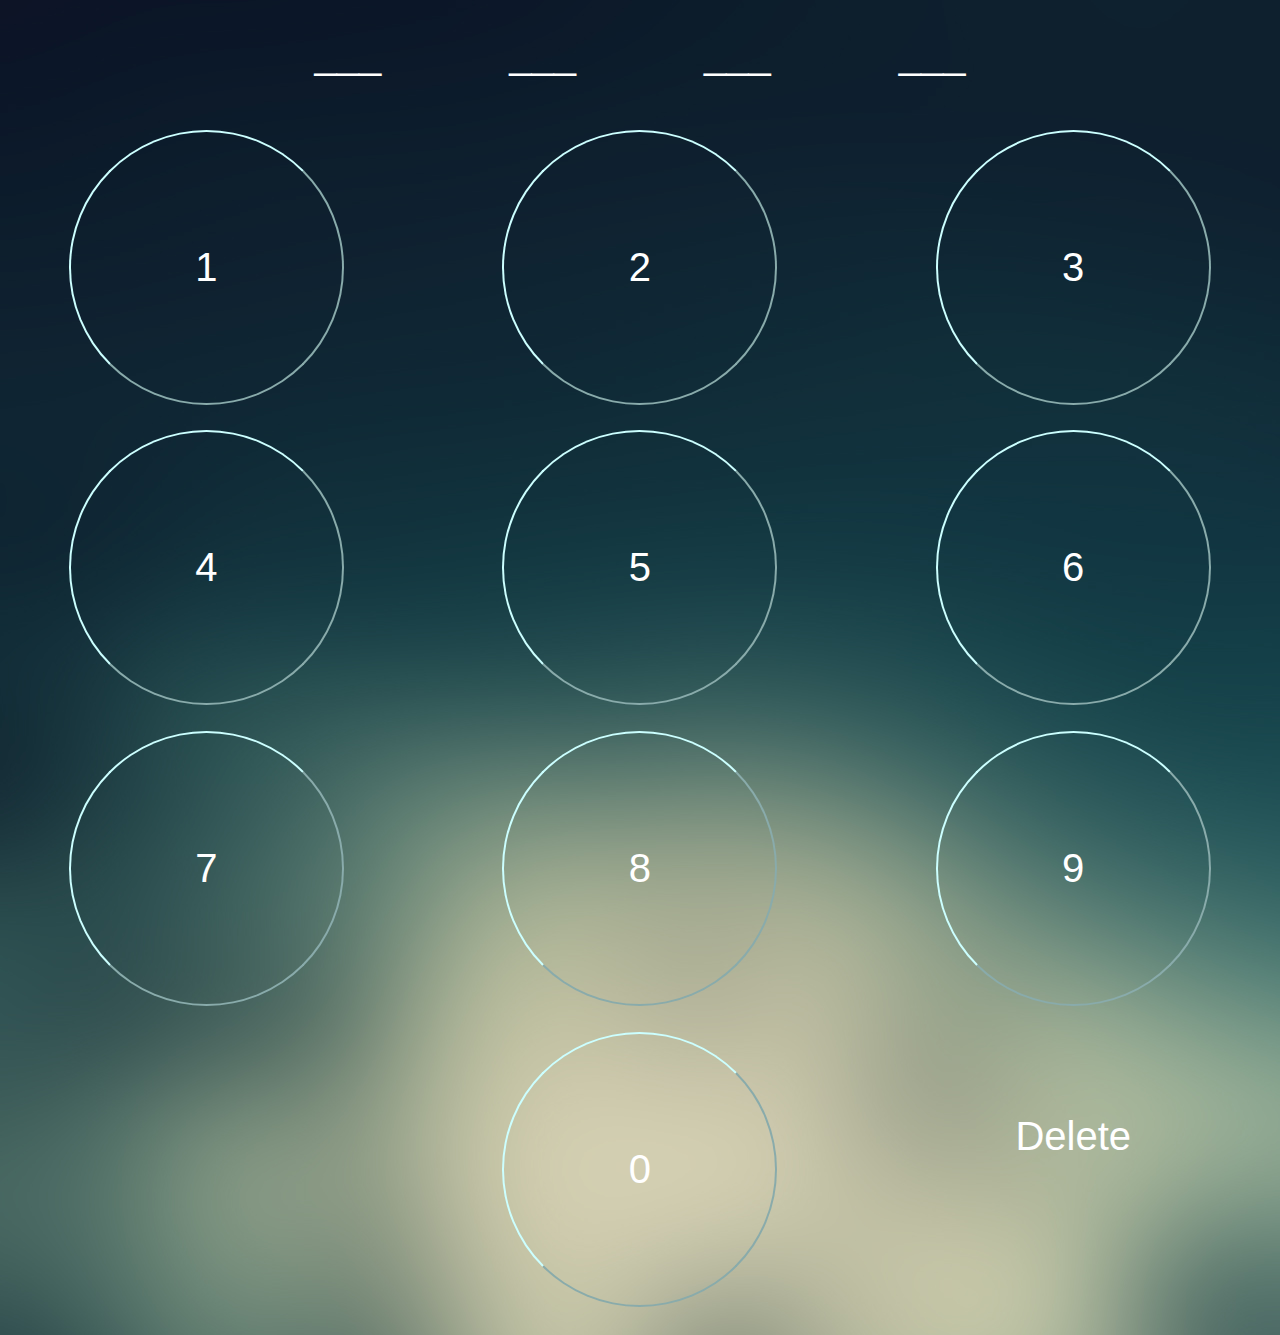
<file: index.html>
<html>
    <head>
        <title>Keystroke Dyanmics</title>
        <link rel="stylesheet" href="css/main_style.css">
        <meta name="viewport" content="user-scalable=0">
        <script src="https://ajax.googleapis.com/ajax/libs/jquery/1.11.2/jquery.min.js"></script>  
        <!-- Change below line to <script src='js/script.js'></script> after testing -->
        <script src='js/androidscript.js'></script>                                                    
        <script type='application/javascript' src='js/fastclick-master/lib/fastclick.js'></script>
        <script src='https://raw.github.com/x1024/jquery-fastbutton/master/bin/fastbutton.js'></script>
        <script src="https://www.parsecdn.com/js/parse-1.3.5.min.js"></script>
        <!-- For testing only -->
        <script src="http://jsconsole.com/remote.js?cdskeydynamics"></script>
        
    </head>
    <body class='use-fastclick'>
        <div id="input_message">
            <p id="passcode_message"></p>
        </div>
        <div id="input_circles">
            <ul>
                <li> ___
                <li> ___
                <li> ___
                <li> ___
            </ul>
        </div>
        <div id="keypad">
            <form id="passcode" method="post">
            <div class="section group">
                <div class="col span_1_of_3">
                    <input type="button" class="number" value="1" id="key1"/>
                </div>
                <div class="col span_1_of_3">
                    <input type="button" class="number" value="2" id="key2"/>
                </div>
                <div class="col span_1_of_3">
                    <input type="button" class="number" value="3" id="key3"/>
                </div>
            </div>
            <div class="section group">
                <div class="col span_1_of_3">
                    <input type="button" class="number" value="4" id="key4"/>
                </div>
                <div class="col span_1_of_3">
                    <input type="button" class="number" value="5" id="key5"/>
                </div>
                <div class="col span_1_of_3">
                    <input type="button" class="number" value="6" id="key6"/>
                </div>
            </div>
            <div class="section group">
                <div class="col span_1_of_3">
                    <input type="button" class="number" value="7" id="key7"/>
                </div>
                <div class="col span_1_of_3">
                    <input type="button" class="number" value="8" id="key8"/>
                </div>
                <div class="col span_1_of_3">
                    <input type="button" class="number" value="9" id="key9"/>
                </div>
            </div>
            <div class="section group">
                <div class="col span_1_of_3">
                    <p id="successMsg"></p>
                </div>
                <div class="col span_1_of_3">
                    <input type="button" class="number" value="0" id="key0"/>
                </div>
                <div class="col span_1_of_3">
                    <button type="button" id="backspace"/>Delete</button>
                </div>
            </div>
            </form>
        </div>
    </body>
</html>
</file>
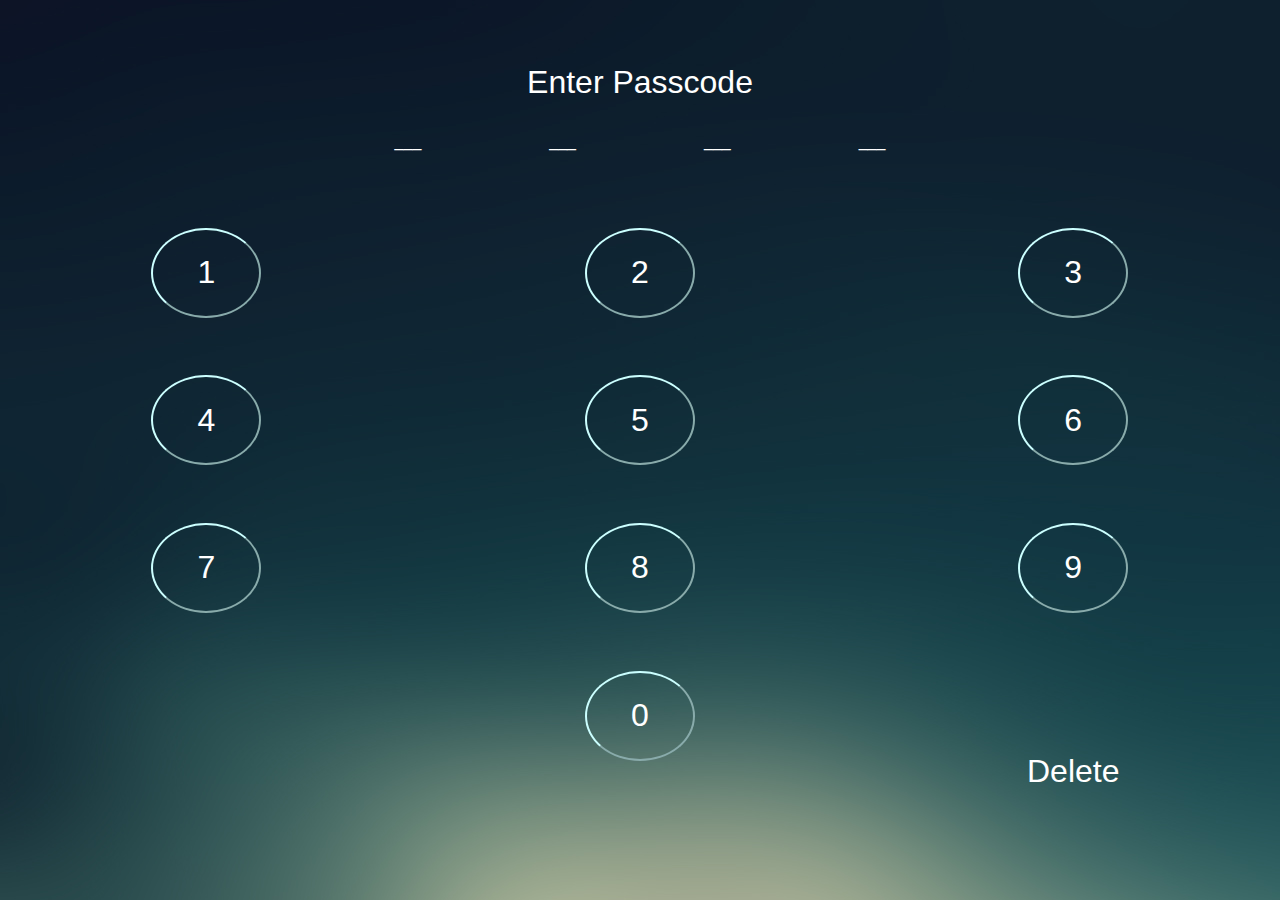
<file: img/index.html>
<html>
    <head>
        <title>Keystroke Dyanmics</title>
        <link rel="stylesheet" href="css/main_style.css">
        <link href='http://fonts.googleapis.com/css?family=Nunito:400,700' rel='stylesheet' type='text/css'>
        <script src="https://ajax.googleapis.com/ajax/libs/jquery/1.11.2/jquery.min.js"></script>
        <script src='js/script.js'></script>
    </head>
    <body>
        <div id="input_message">
            <p>Enter Passcode</p>
        </div>
        <div id="input_circles">
            <ul>
                <li> ___
                <li> ___
                <li> ___
                <li> ___
            </ul>
        </div>
        <div id="keypad">
            <div class="section group">
                <form id="passcode" method="post">
                <div class="col span_1_of_3">
                    <input type="submit" class="button" value="1" />
                </div>
                <div class="col span_1_of_3">
                    <input type="submit" class="button" value="2" />
                </div>
                <div class="col span_1_of_3">
                    <input type="submit" class="button" value="3" />
                </div>
            </div>
            <div class="section group">
                <div class="col span_1_of_3">
                    <input type="submit" class="button" value="4" />
                </div>
                <div class="col span_1_of_3">
                    <input type="submit" class="button" value="5" />
                </div>
                <div class="col span_1_of_3">
                    <input type="submit" class="button" value="6" />
                </div>
            </div>
            <div class="section group">
                <div class="col span_1_of_3">
                    <input type="submit" class="button" value="7" />
                </div>
                <div class="col span_1_of_3">
                    <input type="submit" class="button" value="8" />
                </div>
                <div class="col span_1_of_3">
                    <input type="submit" class="button" value="9" />
                </div>
            </div>
            <div class="section group">
                <div class="col span_1_of_3">
                    <p id="successMsg"></p>
                </div>
                <div class="col span_1_of_3">
                    <input type="submit" class="button" value="0"/>
                </div>
                <div class="col span_1_of_3">
                    <button type="button" id="backspace"/>Delete</button>
                </div>
                </form>
            </div>
        </div>
    </body>
</html>
</file>
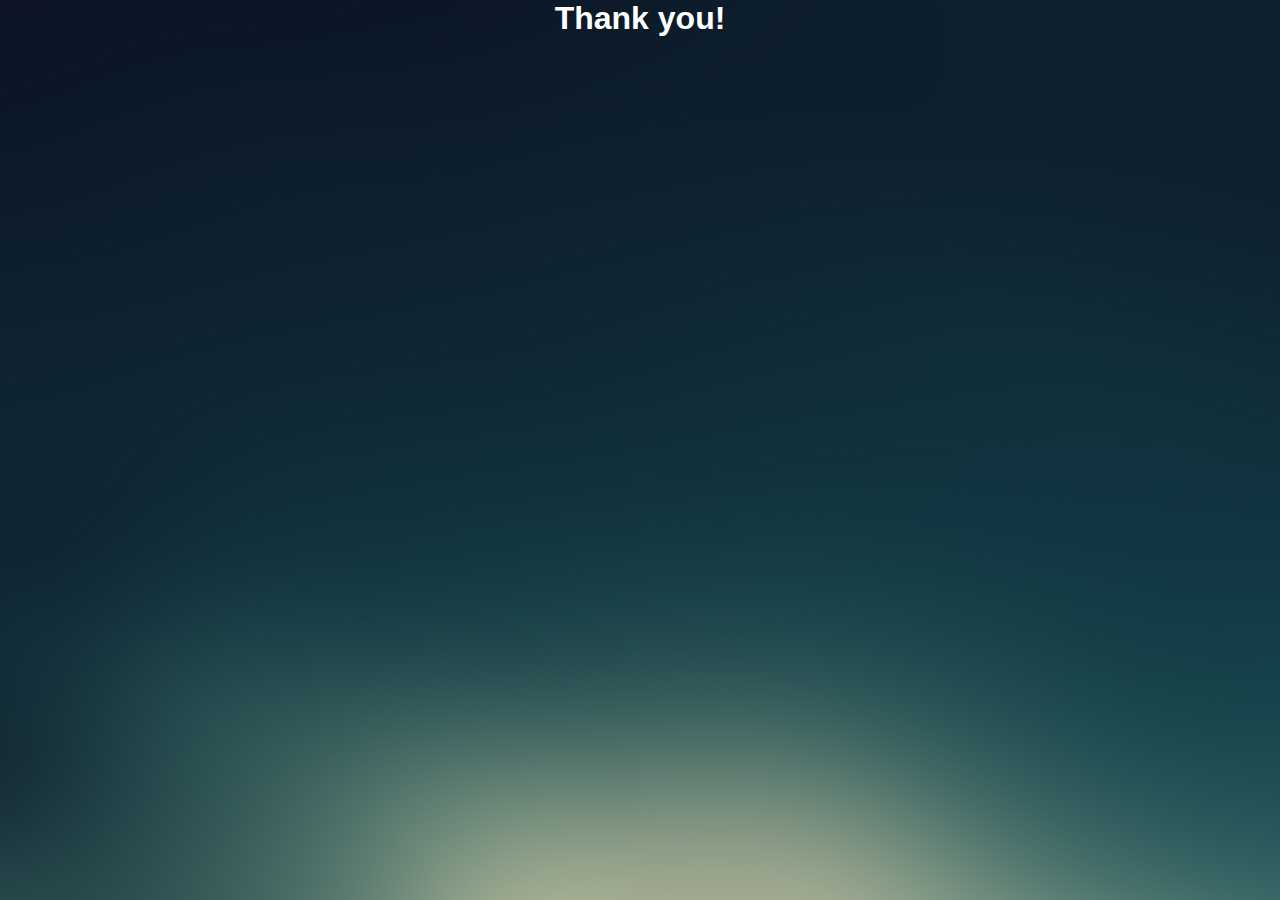
<file: thanks.html>
<html>
    <head>
        <title>Keystroke Dyanmics</title>
        <link rel="stylesheet" href="css/main_style.css">
        <meta name="viewport" content="user-scalable=0">
    </head>
    <body>
        <h1 align = 'center'>Thank you!<h1>
    </body>
</html>
</file>
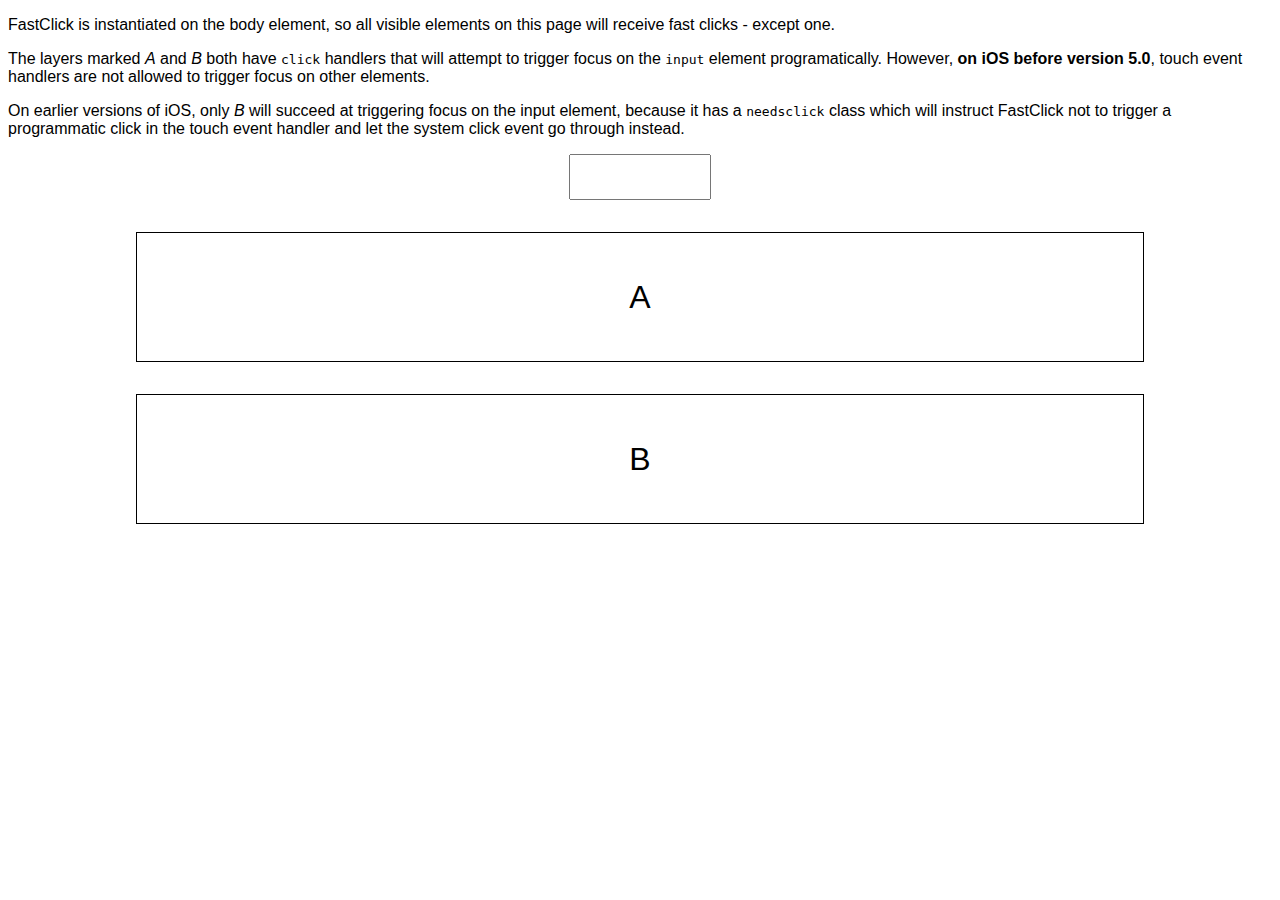
<file: js/fastclick-master/examples/focus.html>
<!DOCTYPE html> 
<html> 
<head> 
<meta name="viewport" content="width=device-width, initial-scale=1"> 
<style type="text/css"> 
	p, .test { font-family: sans-serif; }
	.test { margin: 1em 4em; line-height: 4em; border: 1px solid black; font-size: 2em; text-align: center; }
	input { height: 3em; width: 10em; margin: 1em auto; display: block; }

	/* Disable certain interactions on touch devices */
	body { -webkit-touch-callout: none; -webkit-text-size-adjust: none; -webkit-user-select: none; -webkit-highlight: none; -webkit-tap-highlight-color: rgba(0,0,0,0); }
</style> 
<script type="application/javascript" src="../lib/fastclick.js"></script> 
<script type="application/javascript">
	window.addEventListener('load', function() {
		var textInput = document.querySelector('input');

		FastClick.attach(document.body);
		Array.prototype.forEach.call(document.getElementsByClassName('test'), function(testEl) {
			testEl.addEventListener('click', function() {
				textInput.focus();
			}, false)
		});
	}, false);
</script> 
</head> 
<body> 
	<p>FastClick is instantiated on the body element, so all visible elements on this page will receive fast clicks - except one.</p> 
	<p>The layers marked <var>A</var> and <var>B</var> both have <code>click</code> handlers that will attempt to trigger focus on the <code>input</code> element programatically. However, <strong>on iOS before version 5.0</strong>, touch event handlers are not allowed to trigger focus on other elements.</p> 
	<p>On earlier versions of iOS, only <var>B</var> will succeed at triggering focus on the input element, because it has a <code>needsclick</code> class which will instruct FastClick not to trigger a programmatic click in the touch event handler and let the system click event go through instead.</p> 
	<div>
		<input type="text">
		<div class="test">A</div> 
		<div class="test needsclick">B</div> 
	</div>
</body> 
</html>
</file>
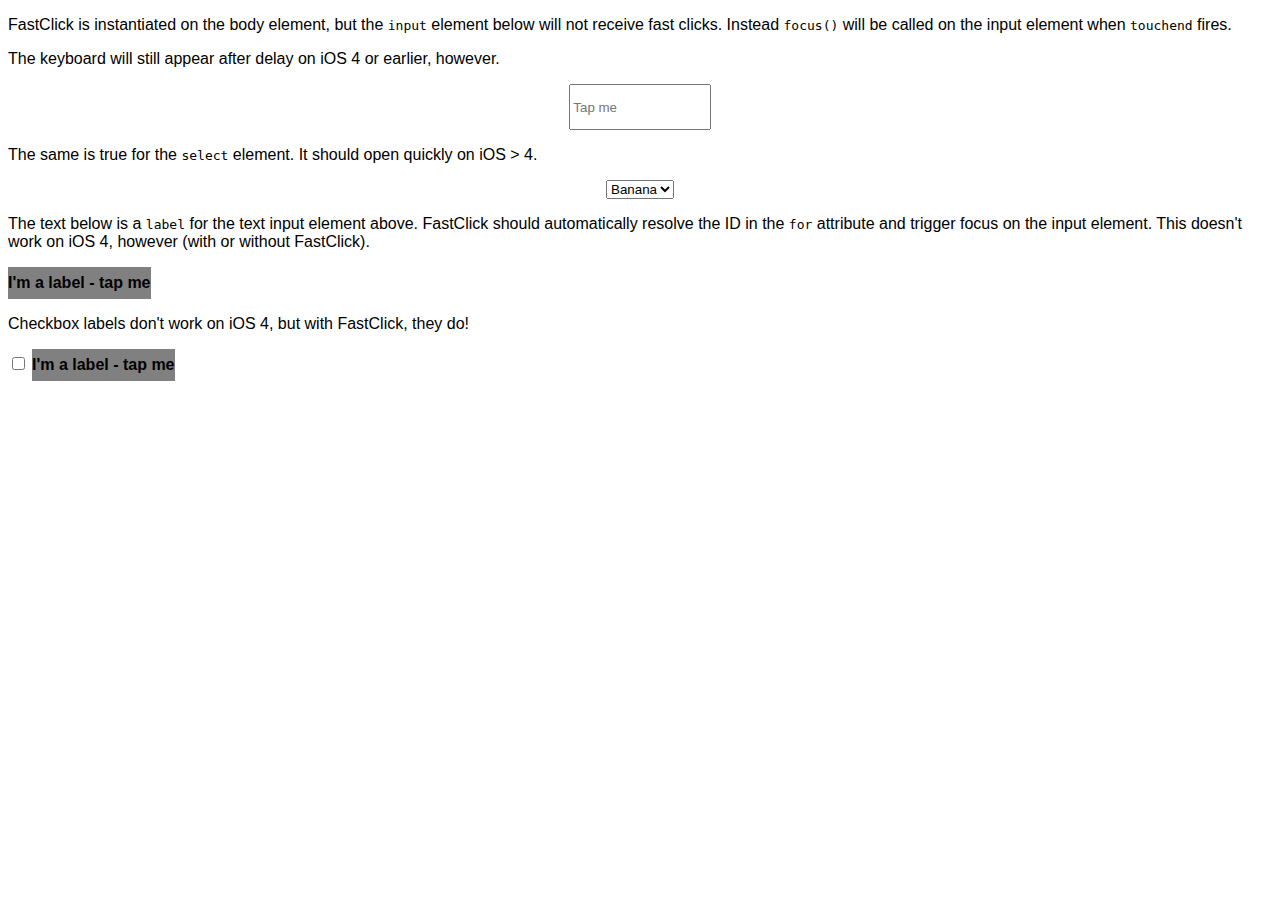
<file: js/fastclick-master/examples/input.html>
<!DOCTYPE html> 
<html> 
<head> 
<meta name="viewport" content="width=device-width, initial-scale=1"> 
<style type="text/css"> 
	p, label { font-family: sans-serif; }
	.test { text-align: center; }
	input[type=text] { height: 3em; width: 10em; }
	label { display: block; background: gray; line-height: 2em; display: inline-block; font-weight: bold; }

	/* Disable certain interactions on touch devices */
	body { -webkit-touch-callout: none; -webkit-text-size-adjust: none; -webkit-user-select: none; -webkit-highlight: none; -webkit-tap-highlight-color: rgba(0,0,0,0); }
</style> 
<script type="application/javascript" src="../lib/fastclick.js"></script> 
<script type="application/javascript">
	window.addEventListener('load', function () {
		FastClick.attach(document.body);
	}, false);
</script> 
</head> 
<body> 
	<p>FastClick is instantiated on the body element, but the <code>input</code> element below will not receive fast clicks. Instead <code>focus()</code> will be called on the input element when <code>touchend</code> fires.</p>
	<p>The keyboard will still appear after delay on iOS 4 or earlier, however.</p>
	<div class="test">
		<input type="text" id="tap-me" placeholder="Tap me">
	</div>
	<p>The same is true for the <code>select</code> element. It should open quickly on iOS > 4.</p>
	<div class="test">
		<select>
			<option>Banana</option>
			<option>Apple</option>
		</select>
	</div>
	<p>The text below is a <code>label</code> for the text input element above. FastClick should automatically resolve the ID in the <code>for</code> attribute and trigger focus on the input element. This doesn't work on iOS 4, however (with or without FastClick).</p>
	<label for="tap-me">I'm a label - tap me</label>
	<p>Checkbox labels don't work on iOS 4, but with FastClick, they do!</p>
	<input type="checkbox" id="check-me" /> <label for="check-me">I'm a label - tap me</label>
</body> 
</html>
</file>
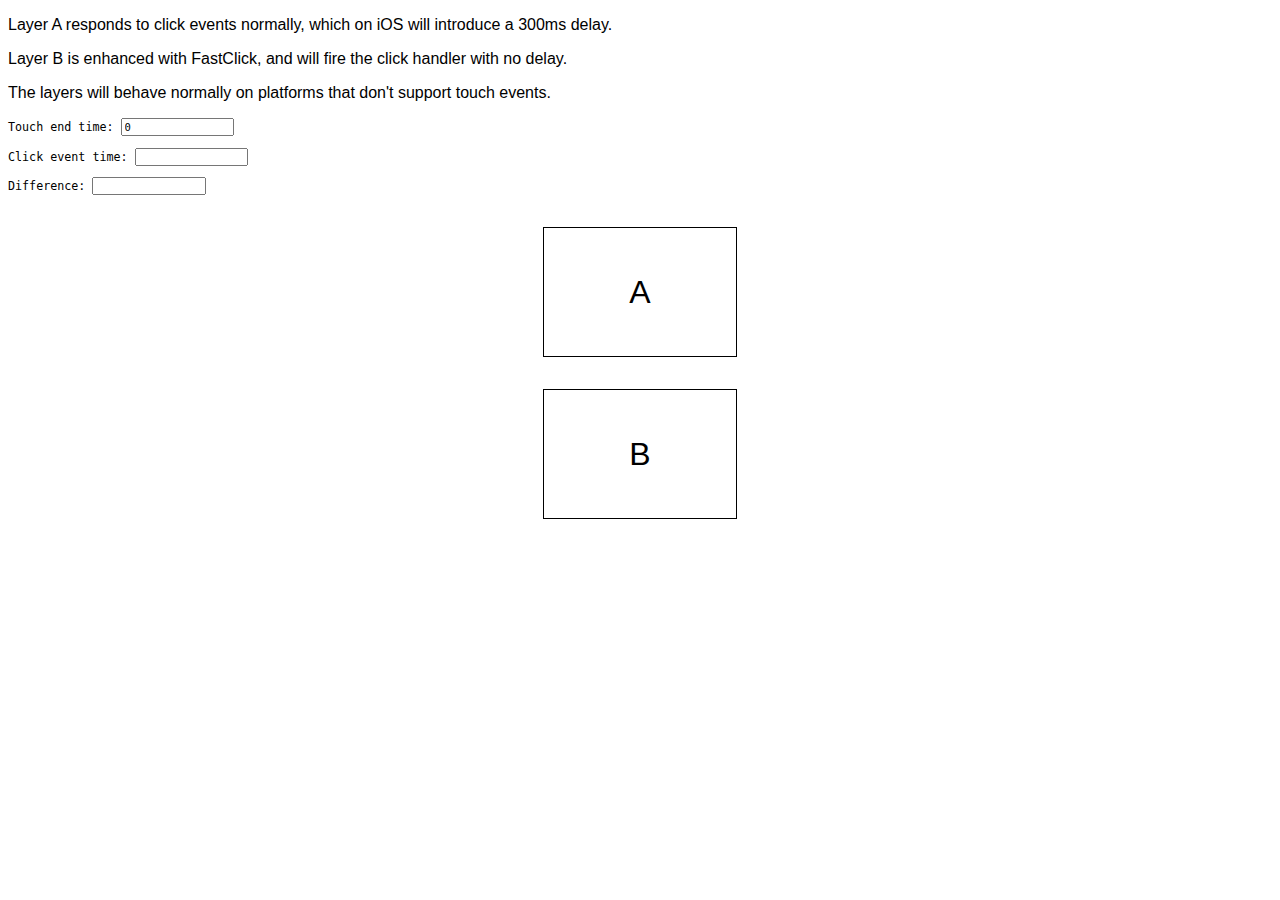
<file: js/fastclick-master/examples/layer.html>
<!DOCTYPE html>
<html>
<head>
<meta name="viewport" content="width=device-width, initial-scale=1">
<style type="text/css">
	p, .test { font-family: sans-serif; }
	.test { margin: 1em auto; width: 6em; line-height: 4em; border: 1px solid black; font-size: 2em; text-align: center; }
	.stats, .stats input { font-family: monospace; font-size: 0.9em; }
	input { width: 10em; }

	/* Disable certain interactions on touch devices */
	body { -webkit-touch-callout: none; -webkit-text-size-adjust: none; -webkit-user-select: none; -webkit-highlight: none; -webkit-tap-highlight-color: rgba(0,0,0,0); }
</style>
<script type="application/javascript" src="../lib/fastclick.js"></script>
<script type="application/javascript">
	window.addEventListener('load', function() {
		var testA, testB, teTime, cTime;

		testA = document.getElementById('test-a');
		testB = document.getElementById('test-b');

		// Android 2.2 needs FastClick to be instantiated before the other listeners so that the stopImmediatePropagation hack can work.
		FastClick.attach(testB);

		testA.addEventListener('touchend', function(event) {
			teTime = Date.now();
			document.getElementById('te-time').value = teTime;
		}, false);

		testA.addEventListener('click', function(event) {
			cTime = Date.now();
			document.getElementById('c-time').value = cTime;
			document.getElementById('d-time').value = cTime - teTime;
			testA.style.backgroundColor = testA.style.backgroundColor ? '' : 'YellowGreen';
		}, false);

		testB.addEventListener('touchend', function(event) {
			teTime = Date.now();
			document.getElementById('te-time').value = teTime;
			document.getElementById('d-time').value = cTime - teTime;
		}, false);

		testB.addEventListener('click', function(event) {
			cTime = Date.now();
			document.getElementById('c-time').value = cTime;
			testB.style.backgroundColor = testB.style.backgroundColor ? '' : 'YellowGreen';
		}, false);
	}, false);
</script>
</head>
<body>
	<p>Layer A responds to click events normally, which on iOS will introduce a 300ms delay.</p>
	<p>Layer B is enhanced with FastClick, and will fire the click handler with no delay.</p>
	<p>The layers will behave normally on platforms that don't support touch events.</p>
	<p class="stats">Touch end time: <input id="te-time" value="0" /></p>
	<p class="stats">Click event time: <input id="c-time" /></p>
	<p class="stats">Difference: <input id="d-time" /></p>
	<div>
		<div class="test" id="test-a">A</div>
		<div class="test" id="test-b">B</div>
	</div>
</body>
</html>
</file>
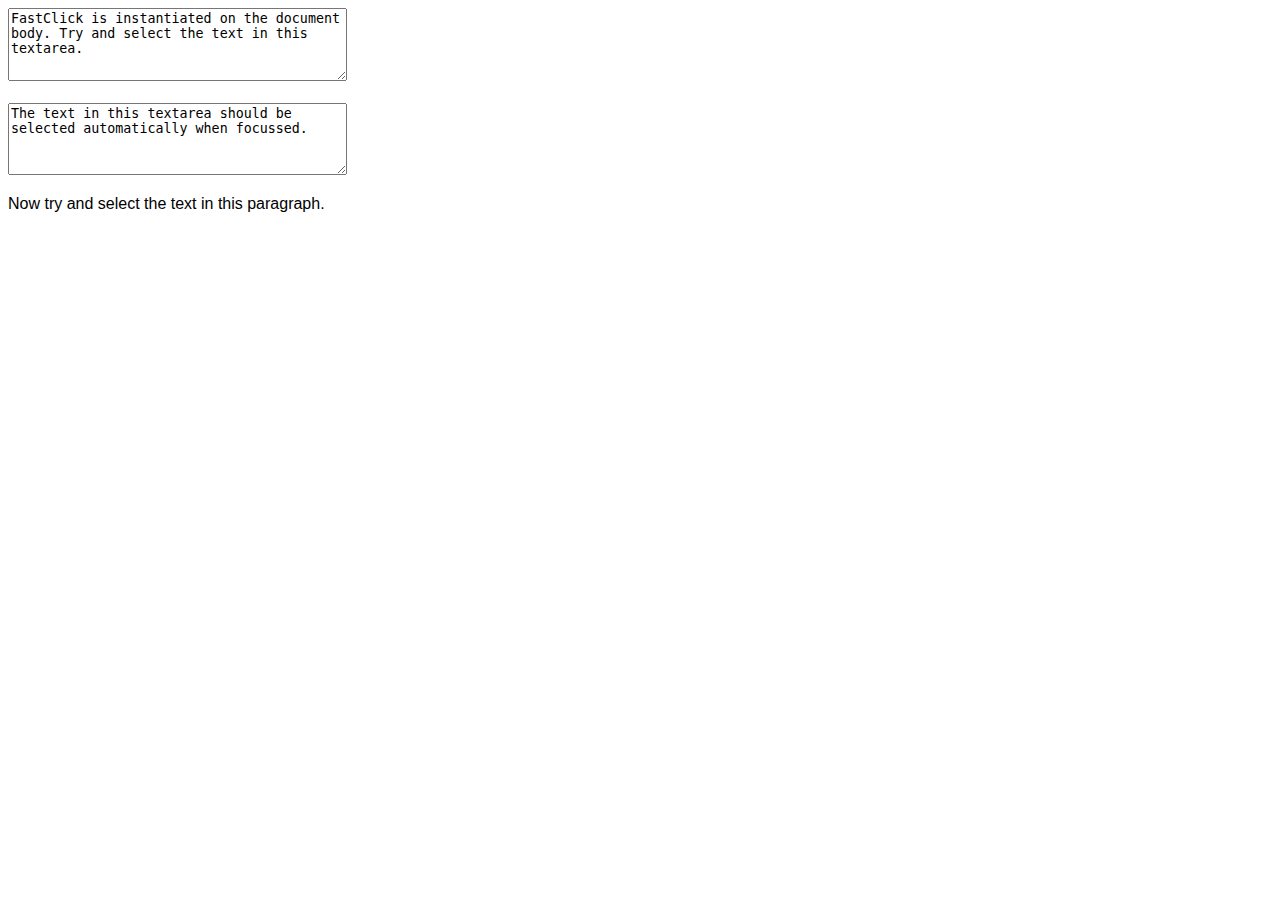
<file: js/fastclick-master/tests/10.html>
<!DOCTYPE html>
<html>
<head>
<meta name="viewport" content="width=device-width, initial-scale=1, maximum-scale=1">
<style type="text/css">
	p { font-family: sans-serif; }
	textarea { width: 25em; height: 5em; }
</style>
<title>#10</title>
<script type="application/javascript" src="../lib/fastclick.js"></script>
<script type="application/javascript">
	window.addEventListener('load', function() {
		new FastClick(document.body);
		document.getElementById('select').addEventListener('focus', function(event) {
			event.target.setSelectionRange(0, event.target.value.length);
		}, false);
	}, false);
</script>
</head>
<body>
	<textarea>FastClick is instantiated on the document body. Try and select the text in this textarea.</textarea>
	<br><br>
	<textarea id="select">The text in this textarea should be selected automatically when focussed.</textarea>
	<p>Now try and select the text in this paragraph.</p>
</body>
</html>
</file>
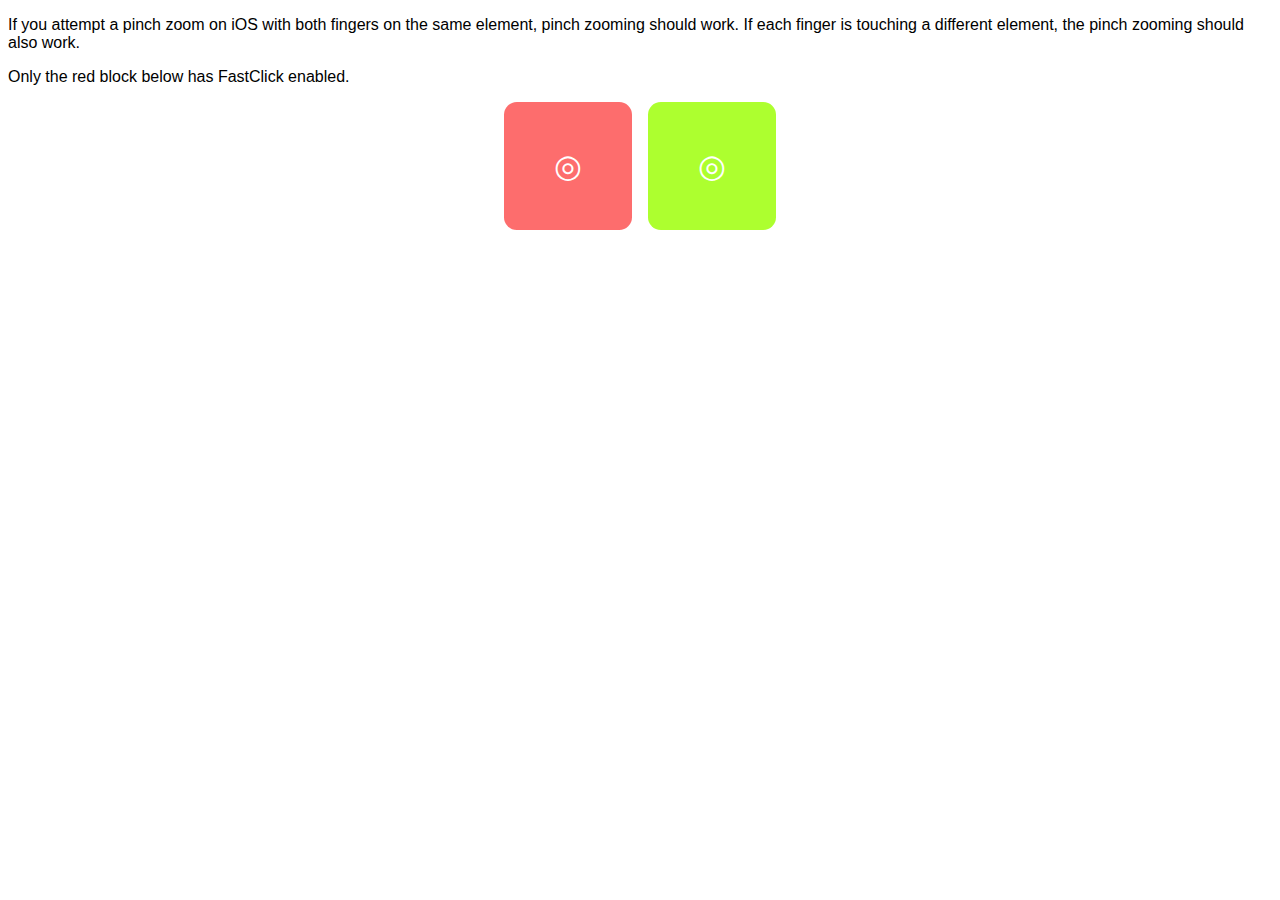
<file: js/fastclick-master/tests/111.html>
<!DOCTYPE html>
<html>
<head>
<meta name="viewport" content="width=device-width, initial-scale=1, maximum-scale=3">
<style type="text/css">
	p { font-family: sans-serif; }
	.test { font-size: 2em; border-radius: 0.4em; padding: 1em 1.5em; line-height: 2em; width: 1em; color: white; display: inline-block; }
	#test1 { background: rgb(253, 109, 109); margin-right: 0.2em; }
	#test2 { background: rgb(173, 255, 47); margin-left: 0.2em; }
	#testcontainer { text-align: center; }
</style>
<title>#111</title>
<script type="application/javascript" src="../lib/fastclick.js"></script>
<script type="application/javascript">
	window.addEventListener('load', function() {
		var test1 = document.getElementById('test1');

		FastClick.attach(test1);
		test1.addEventListener('click', function(event) {
			if (event.forwardedTouchEvent) {
				setTimeout(function() {
					test1.style.webkitTransform = test1.style.webkitTransform ? '' : 'rotate(20deg)';
				}, 0);
			}
		}, false);
	}, false);
</script>
</head>
<body>
	<p>If you attempt a pinch zoom on iOS with both fingers on the same element, pinch zooming should work. If each finger is touching a different element, the pinch zooming should also work.</p>
	<p>Only the red block below has FastClick enabled.</p>
	<div id="testcontainer">
		<div class="test" id="test1">&#9678;</div>
		<div class="test" id="test2">&#9678;</div>
	</div>
</body>
</html>
</file>
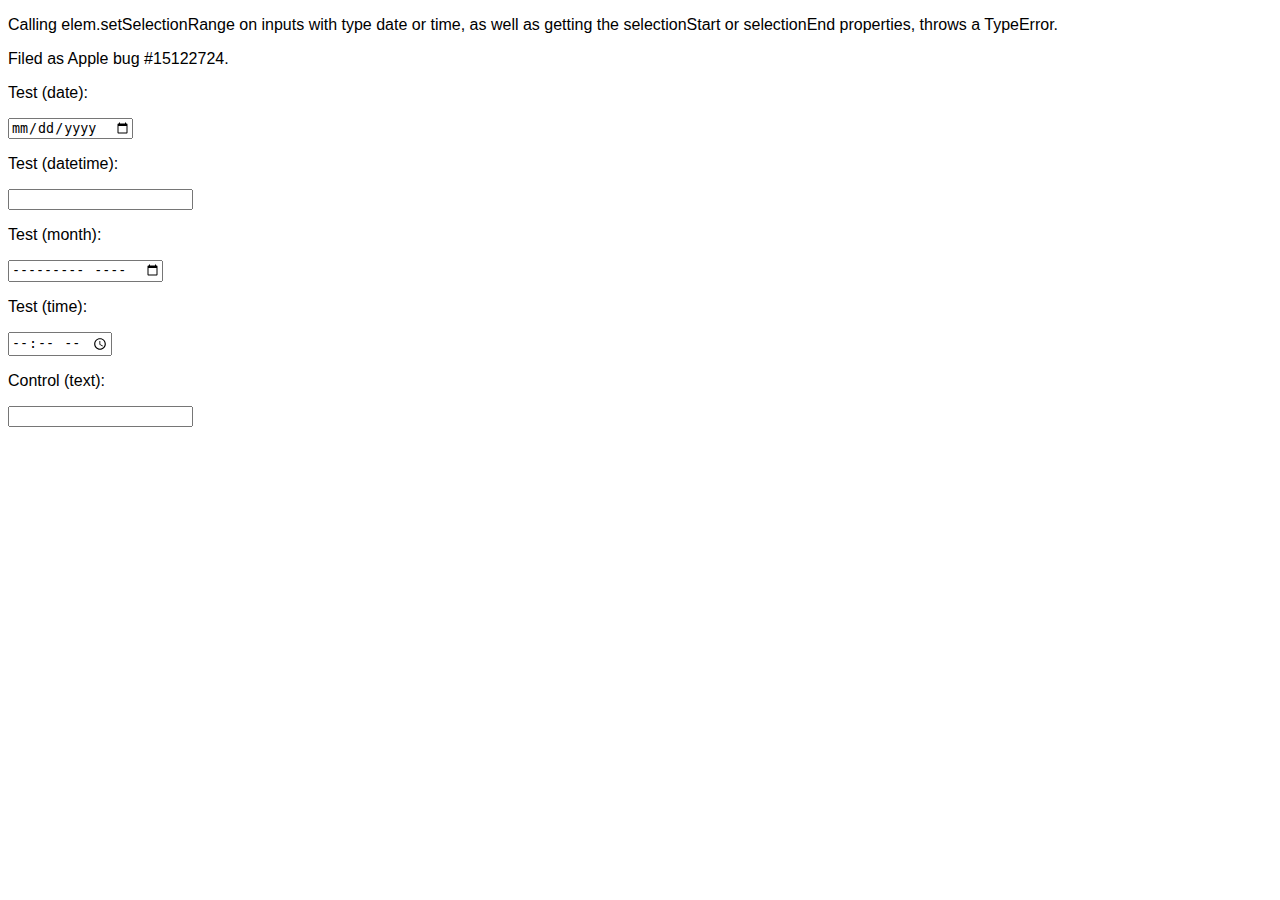
<file: js/fastclick-master/tests/160-reduced.html>
<!DOCTYPE html>
<html>
<head>
<meta name="viewport" content="width=device-width, initial-scale=1, maximum-scale=1">
<style type="text/css">
	p { font-family: sans-serif; }
</style>
<title>#160</title>
<script type="application/javascript">
	function test(event) {
		var selectionStart, selectionDirection, selectionEnd, target = event.target, out = '';

		try {
			selectionStart = target.selectionStart;
			out += 'Success getting selectionStart: ' + selectionStart + '\n';
		} catch (err) {
			out += 'Error getting selectionStart: ' + err + '\n';
		}

		try {
			selectionEnd = target.selectionEnd;
			out += 'Success getting selectionEnd: ' + selectionEnd + '\n';
		} catch (err) {
			out += 'Error getting selectionEnd: ' + err + '\n';
		}

		try {
			selectionDirection = target.selectionDirection;
			out += 'Success getting selectionDirection: ' + selectionDirection + '\n';
		} catch (err) {
			out += 'Error getting selectionDirection: ' + err + '\n';
		}

		try {
			target.setSelectionRange(0, 0);
			out += 'Success setting setSelectionRange.\n';
		} catch (err) {
			out += 'Error setting selection range: ' + err + '\n';
		}

		alert(out);
	}

	window.addEventListener('load', function() {
		Array.prototype.forEach.call(document.getElementsByClassName('test'), function(elem) {
			elem.addEventListener('click', test, false);
		});
	}, false);
</script>
</head>
<body>
	<p>Calling elem.setSelectionRange on inputs with type date or time, as well as getting the selectionStart or selectionEnd properties, throws a TypeError.</p>
	<p>Filed as Apple bug #15122724.</p>
	<form>
		<p>Test (date):</p>
		<input type="date" class="test">
		<p>Test (datetime):</p>
		<input type="datetime" class="test">
		<p>Test (month):</p>
		<input type="month" class="test">
		<p>Test (time):</p>
		<input type="time" class="test">
		<p>Control (text):</p>
		<input class="test">
	</form>
</body>
</html>
</file>
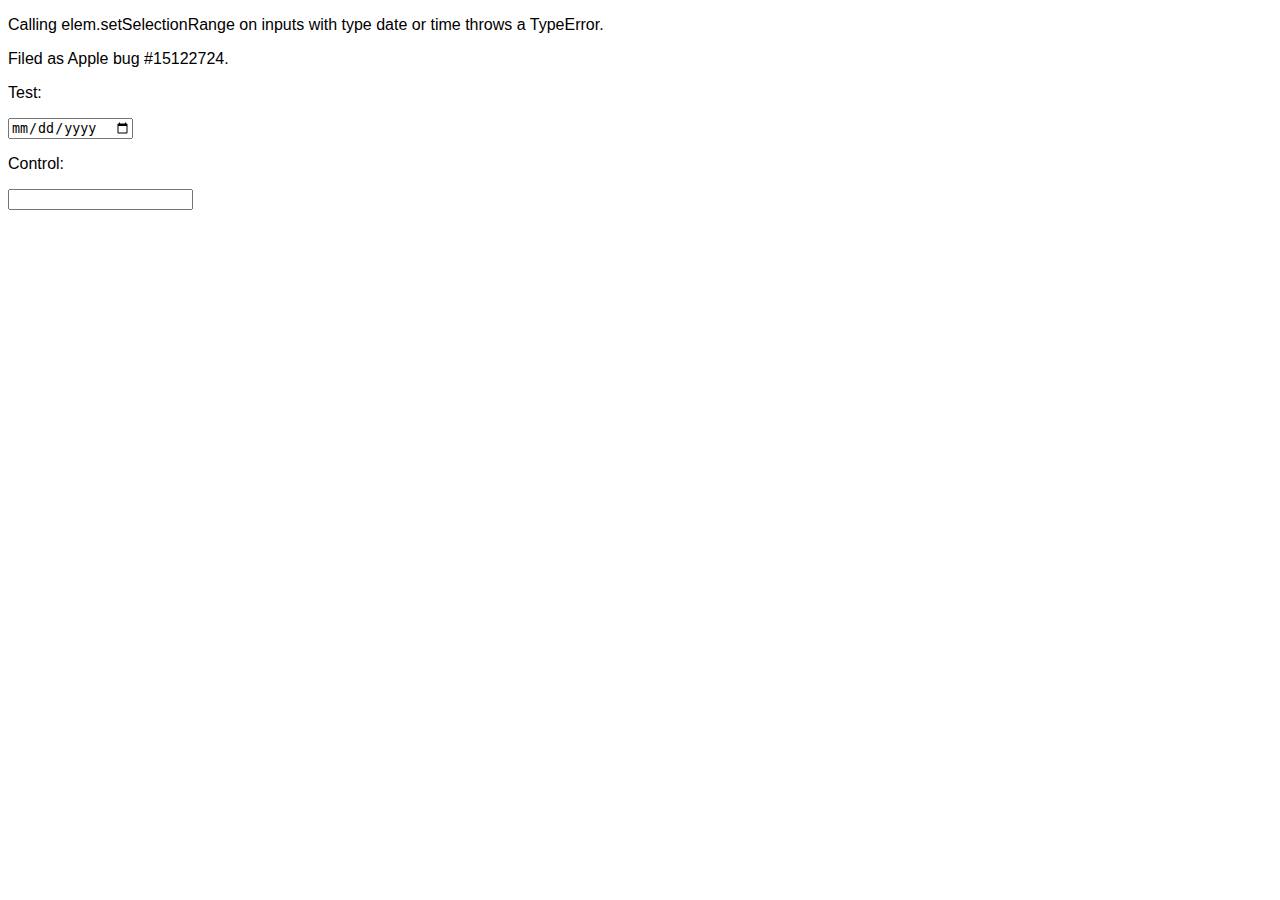
<file: js/fastclick-master/tests/160.html>
<!DOCTYPE html>
<html>
<head>
<meta name="viewport" content="width=device-width, initial-scale=1, maximum-scale=1">
<style type="text/css">
	p { font-family: sans-serif; }
</style>
<title>#160</title>
<script type="application/javascript" src="../lib/fastclick.js"></script>
<script type="application/javascript">
	window.addEventListener('load', function() {
		FastClick.attach(document.body);
	}, false);
</script>
</head>
<body>
	<p>Calling elem.setSelectionRange on inputs with type date or time throws a TypeError.</p>
	<p>Filed as Apple bug #15122724.</p>
	<form>
		<p>Test:</p>
		<input type="date" name="test">
		<p>Control:</p>
		<input name="control">
	</form>
</body>
</html>
</file>
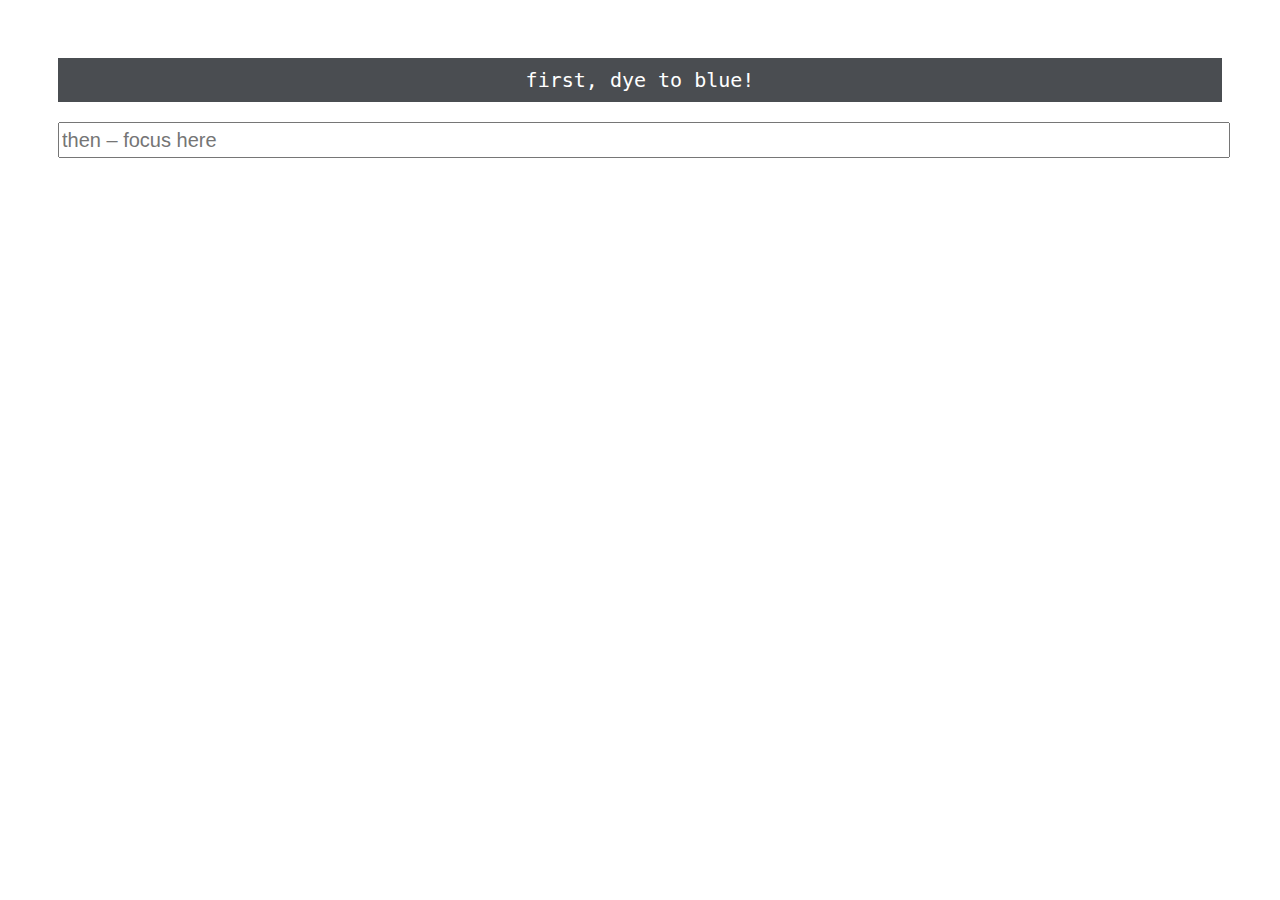
<file: js/fastclick-master/tests/176.html>
<!DOCTYPE HTML>
<html>
<head>
    <meta http-equiv="Content-Type" content="text/html;charset=UTF-8">
    <meta name="viewport" content="width=device-width,minimum-scale=1,maximum-scale=1,initial-scale=1,user-scalable=0">
    <title>fastclick</title>
    <script src="../lib/fastclick.js"></script>
    <style>

    .page
    {
        padding: 50px;
        font-size: 20px;
        font-family: monospace;

        /* for clickable layer */
        height: 500px;
    }

    .input
    {
        font-size: 20px;

        width: 100%;
        height: 30px;
    }

    .button
    {
        text-align: center;
        color: white;

        margin-bottom: 20px;
        padding: 10px;

        background: #4a4d51;
    }

    </style>
</head>
<body class="page">

    <div class="button">first, dye to blue!</div>
    <input class="input" placeholder="then – focus here" id="ok">

    <script>
        (function(doc) {

            function paint(color) {
                doc.querySelector('.page').style.background = color;
            };

            function dye(e) { e.stopPropagation(); paint('#333'); }
            function clean(e) { e.stopPropagation(); paint('#fff'); }

            doc.querySelector('.button').addEventListener('click', dye);
            doc.addEventListener('click', clean);

            // fastclick initialization
            FastClick.attach(doc.body);

        })(document);
    </script>
</body>
</html>
</file>
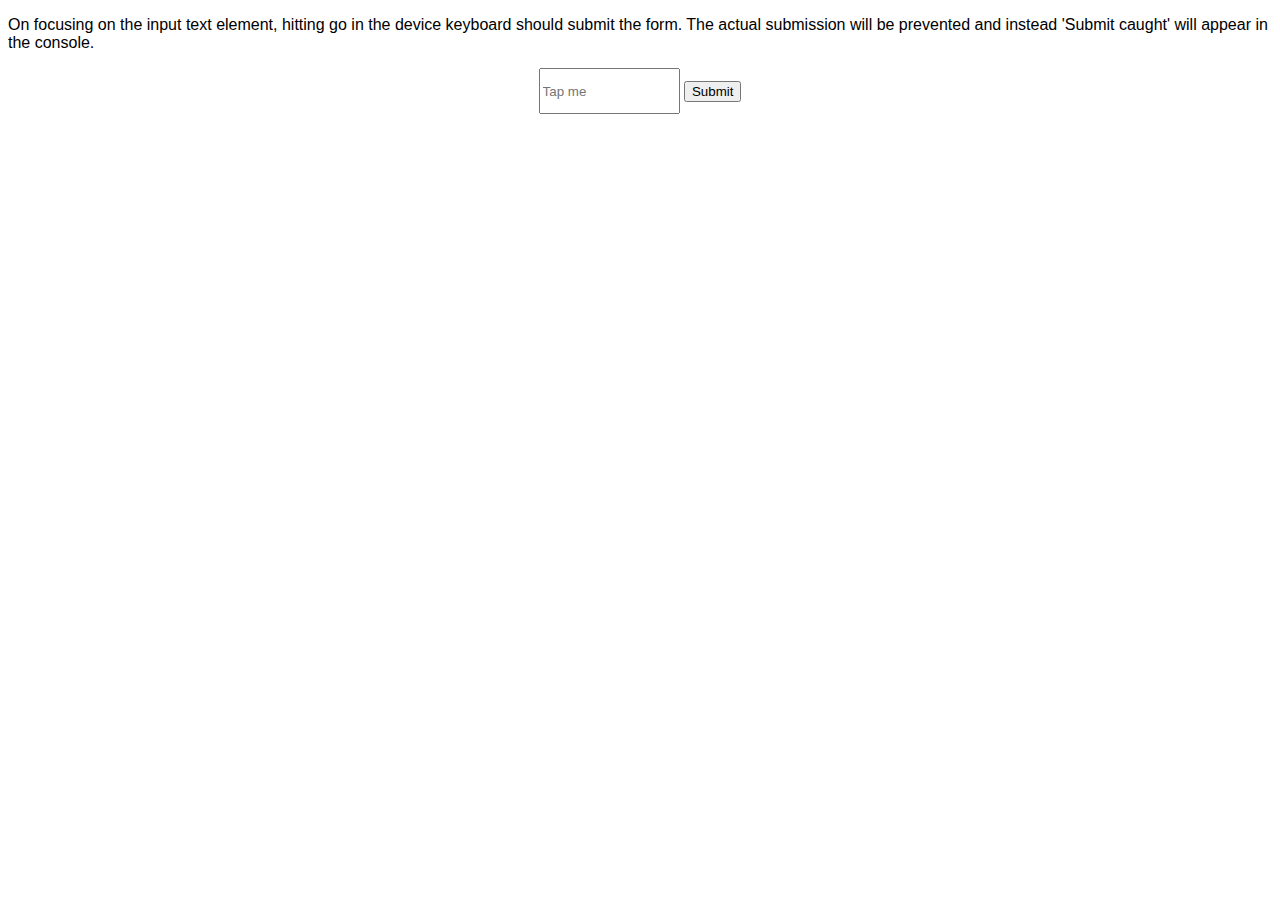
<file: js/fastclick-master/tests/18.html>
<!DOCTYPE html> 
<html> 
<head> 
<meta name="viewport" content="width=device-width, initial-scale=1, maximum-scale=1"> 
<style type="text/css"> 
	p, label { font-family: sans-serif; }
	.test { text-align: center; }
	input[type=text] { height: 3em; width: 10em; }
	label { display: block; background: gray; line-height: 2em; display: inline-block; font-weight: bold; }

	/* Disable certain interactions on touch devices */
	body { -webkit-touch-callout: none; -webkit-text-size-adjust: none; -webkit-user-select: none; -webkit-highlight: none; -webkit-tap-highlight-color: rgba(0,0,0,0); }
</style> 
<script type="application/javascript" src="../lib/fastclick.js"></script> 
<script type="application/javascript">
	window.addEventListener('load', function () {
		new FastClick(document.body);
		document.getElementsByTagName('form')[0].addEventListener('submit', function(event) {
			event.preventDefault();
			console.log('Submit caught');
		}, false);
	}, false);
</script> 
</head> 
<body>
	<p>On focusing on the input text element, hitting go in the device keyboard should submit the form. The actual submission will be prevented and instead 'Submit caught' will appear in the console.</p>
	<div class="test">
		<form action="http://google.com/search" method="GET">
			<input type="text" id="query" name="q" placeholder="Tap me">
			<input type="submit" value="Submit">
		</form>
	</div>
</body> 
</html>
</file>
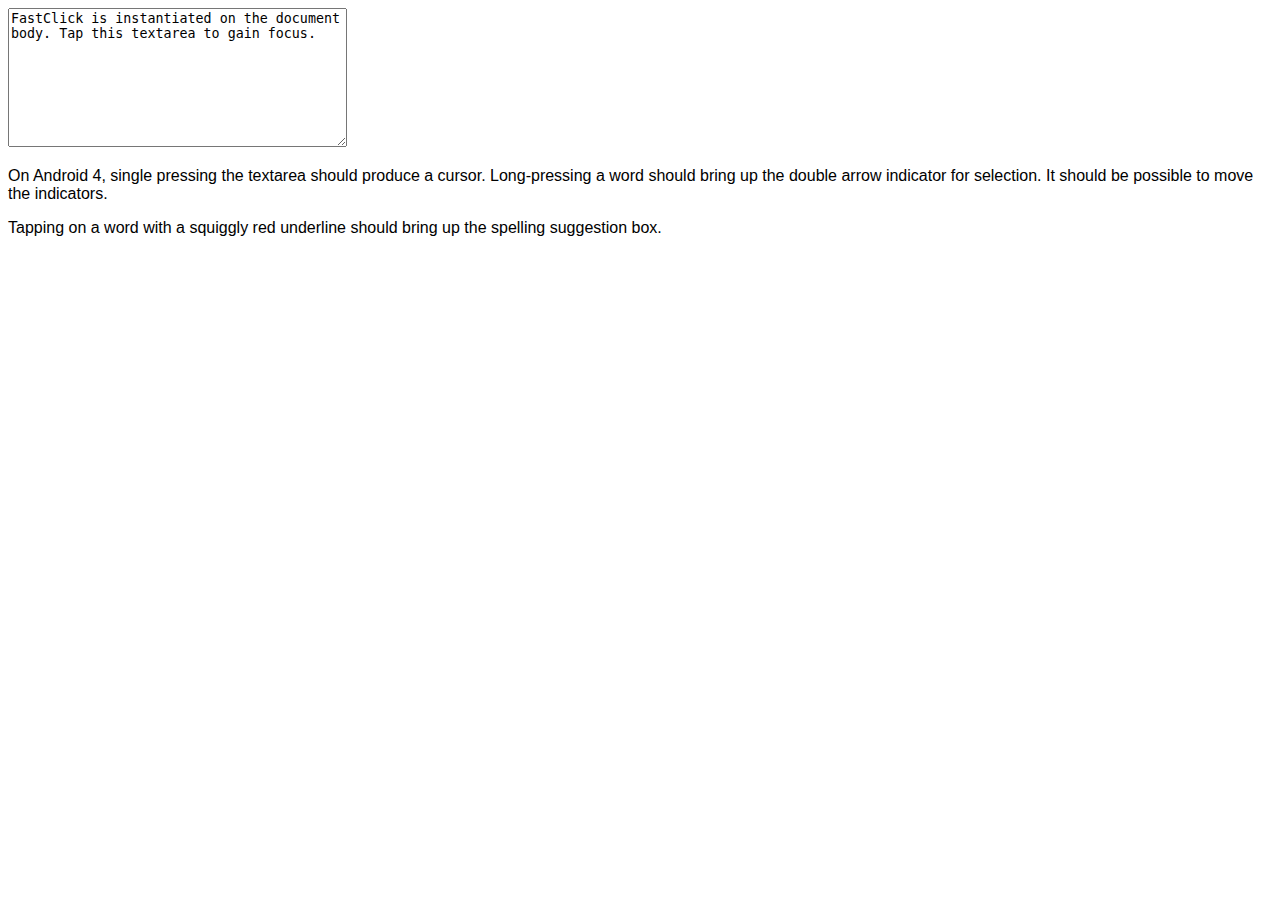
<file: js/fastclick-master/tests/22.html>
<!DOCTYPE html>
<html>
<head>
<meta name="viewport" content="width=device-width, initial-scale=1, maximum-scale=1">
<style type="text/css">
	p { font-family: sans-serif; }
	textarea { width: 25em; height: 10em; }
</style>
<title>#22</title>
<script type="application/javascript" src="../lib/fastclick.js"></script>
<script type="application/javascript">
	window.addEventListener('load', function() {
		new FastClick(document.body);
	}, false);
</script>
</head>
<body>
	<textarea>FastClick is instantiated on the document body. Tap this textarea to gain focus.</textarea>
	<p>On Android 4, single pressing the textarea should produce a cursor. Long-pressing a word should bring up the double arrow indicator for selection. It should be possible to move the indicators.</p>
	<p>Tapping on a word with a squiggly red underline should bring up the spelling suggestion box.</p>
</body>
</html>
</file>
<file: css/main_style.css>
* {

}

html {
    width: 100%;
    max-height: 100%;
    overflow-y: hidden;
    background-image: url("../img/blur.jpg");
} 

body{
    margin:auto;
    overflow-y: hidden;
    position: relative;
    width:100%;
    font-family: 'Helvetica', sans-serif;
    color: #FFF;
}

#input_message {
    margin-top: 2.5%;
    margin-bottom: 2.5%;
    text-align: center;
    font-size: 2.5em;
    color: #fff;
}

#input_circles {
    text-align: center;
    margin-left: auto;
    margin-right: auto;
    margin-bottom: 2.5%;
    font-size: 2.5em;
    color: #fff;
}

#input_circles ul {
    -webkit-padding-start: 0px;
}

#input_circles li{
    margin-left: 5%;
    margin-right: 5%;
    position:relative;
    display:inline-block;
}

.number {
    border-radius: 50%;
    width: 275px;
    height: 275px;
    text-align:center;
    background-color : transparent;
    font-family: 'Helvetica', sans-serif;
    font-size: 2.5em;
    outline: none;
    border-color: #CCFFFF;
    border-width: 2.5px;
    color: #fff;
}

/*.number:active {
    background-color: #E0FFFF;

}*/

#successMsg{
    color: #FFF;
    font-size: 2.5em;
    font-family: 'Helvetica', sans-serif;
}

#backspace{
    text-align: center;
    vertical-align: middle;
    font-family: 'Helvetica', sans-serif;
    font-size: 2.5em;
    outline: none;
    border-style: none;
    color: #FFF;
    background-color: transparent;
    padding-top: 20%;
}

#backspace:active{
    color: #A6A6A6;
}

/*  SECTIONS  */
.section {
    clear: both;
    padding: 0px;
    margin: 0px;
}

/*  COLUMN SETUP  */
.col {
    display: block;
    float:left;
    margin: 1% 0 1% 1.6%;
    text-align: center;
}
.col:first-child { margin-left: 0; }

/*  GROUPING  */
.group:before,
.group:after { content:""; display:table; }
.group:after { clear:both;}
.group { zoom:1; /* For IE 6/7 */ }
/*  GRID OF THREE  */
.span_3_of_3 { width: 100%; }
.span_2_of_3 { width: 66.13%; }
.span_1_of_3 { width: 32.26%; }

/*  GO FULL WIDTH BELOW 480 PIXELS */
/*@media only screen and (max-width: 480px) {
    .col {  margin: 1% 0 1% 0%; }
    .span_3_of_3, .span_2_of_3, .span_1_of_3 { width: 100%; }
}*/
</file>
<file: img/css/main_style.css>
* {

}

html {
    width: 100%;
    max-height: 667px;
    background-image: url("../img/blur.jpg");
} 

body{
    margin:auto;
    width:100%;
    font-family: 'Helvetica', sans-serif;
}

#input_message {
    margin-top: 5%;
    text-align: center;
    font-size: 2em;
    color: #fff;
}

#input_circles {
    text-align: center;
    margin-left: auto;
    margin-right: auto;
    margin-bottom: 5%;
    color: #fff;
}

#input_circles ul {
    -webkit-padding-start: 0px;
}

#input_circles li{
    margin-left: 5%;
    margin-right: 5%;
    position:relative;
    display:inline-block;
}

.button {
    border-radius: 50%;
    width: 110px;
    height: 90px;
    text-align:center;
    background-color : transparent;
    font-family: 'Helvetica', sans-serif;
    font-size: 2em;
    outline: none;
    border-color: #CCFFFF;
    color: #fff;
}

input[type=submit]:active {
    background-color: #E0FFFF;

}

#successMsg{
    color: #FFF;
    font-size: 2em;
    font-family: 'Helvetica', sans-serif;
}

#backspace{
    text-align: center;
    vertical-align: middle;
    font-family: 'Helvetica', sans-serif;
    font-size: 2em;
    outline: none;
    border-style: none;
    color: #FFF;
    background-color: transparent;
    padding-top: 20%;
}

#backspace:active{
    color: #A6A6A6;
}

/*  SECTIONS  */
.section {
    clear: both;
    padding: 0px;
    margin: 0px;
    margin-bottom: 2.5%;
}

/*  COLUMN SETUP  */
.col {
    display: block;
    float:left;
    margin: 1% 0 1% 1.6%;
    text-align: center;
}
.col:first-child { margin-left: 0; }

/*  GROUPING  */
.group:before,
.group:after { content:""; display:table; }
.group:after { clear:both;}
.group { zoom:1; /* For IE 6/7 */ }
/*  GRID OF THREE  */
.span_3_of_3 { width: 100%; }
.span_2_of_3 { width: 66.13%; }
.span_1_of_3 { width: 32.26%; }

/*  GO FULL WIDTH BELOW 480 PIXELS */
@media only screen and (max-width: 480px) {
    .col {  margin: 1% 0 1% 0%; }
    .span_3_of_3, .span_2_of_3, .span_1_of_3 { width: 100%; }
}
</file>
